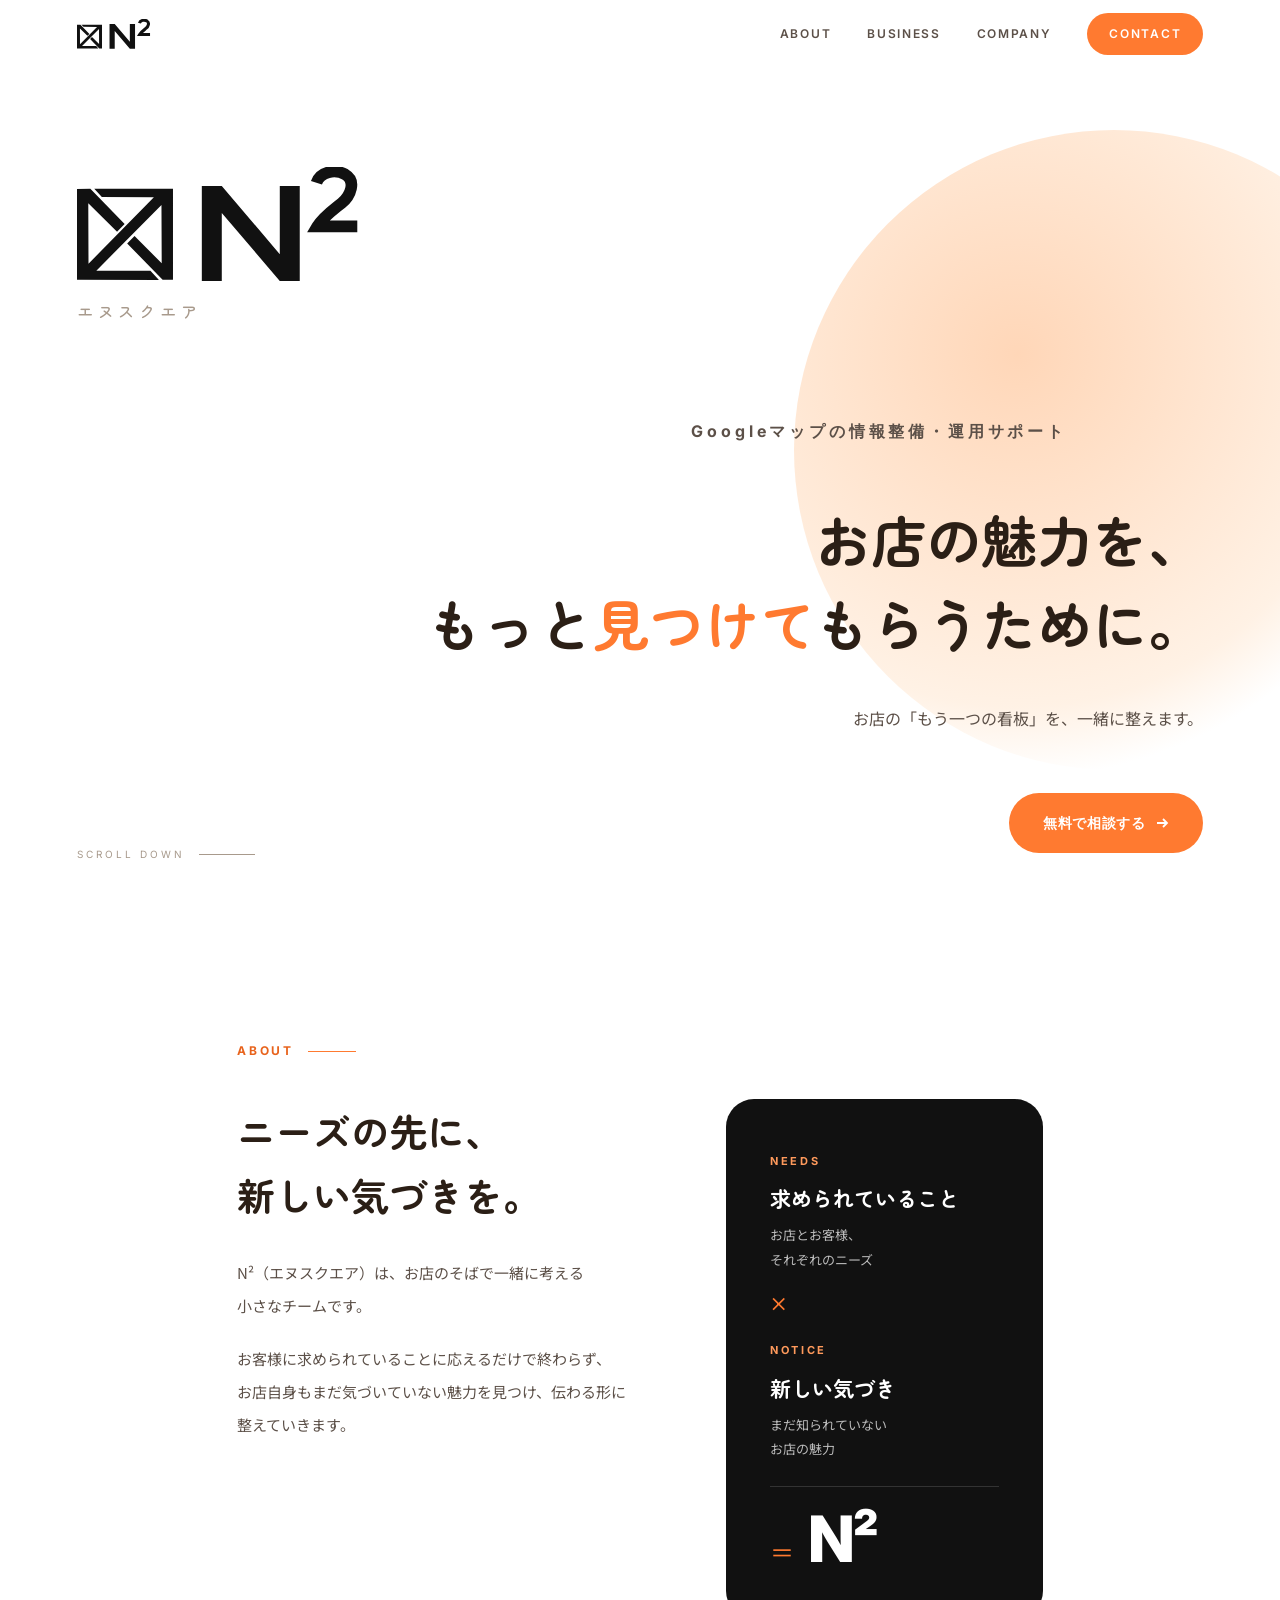
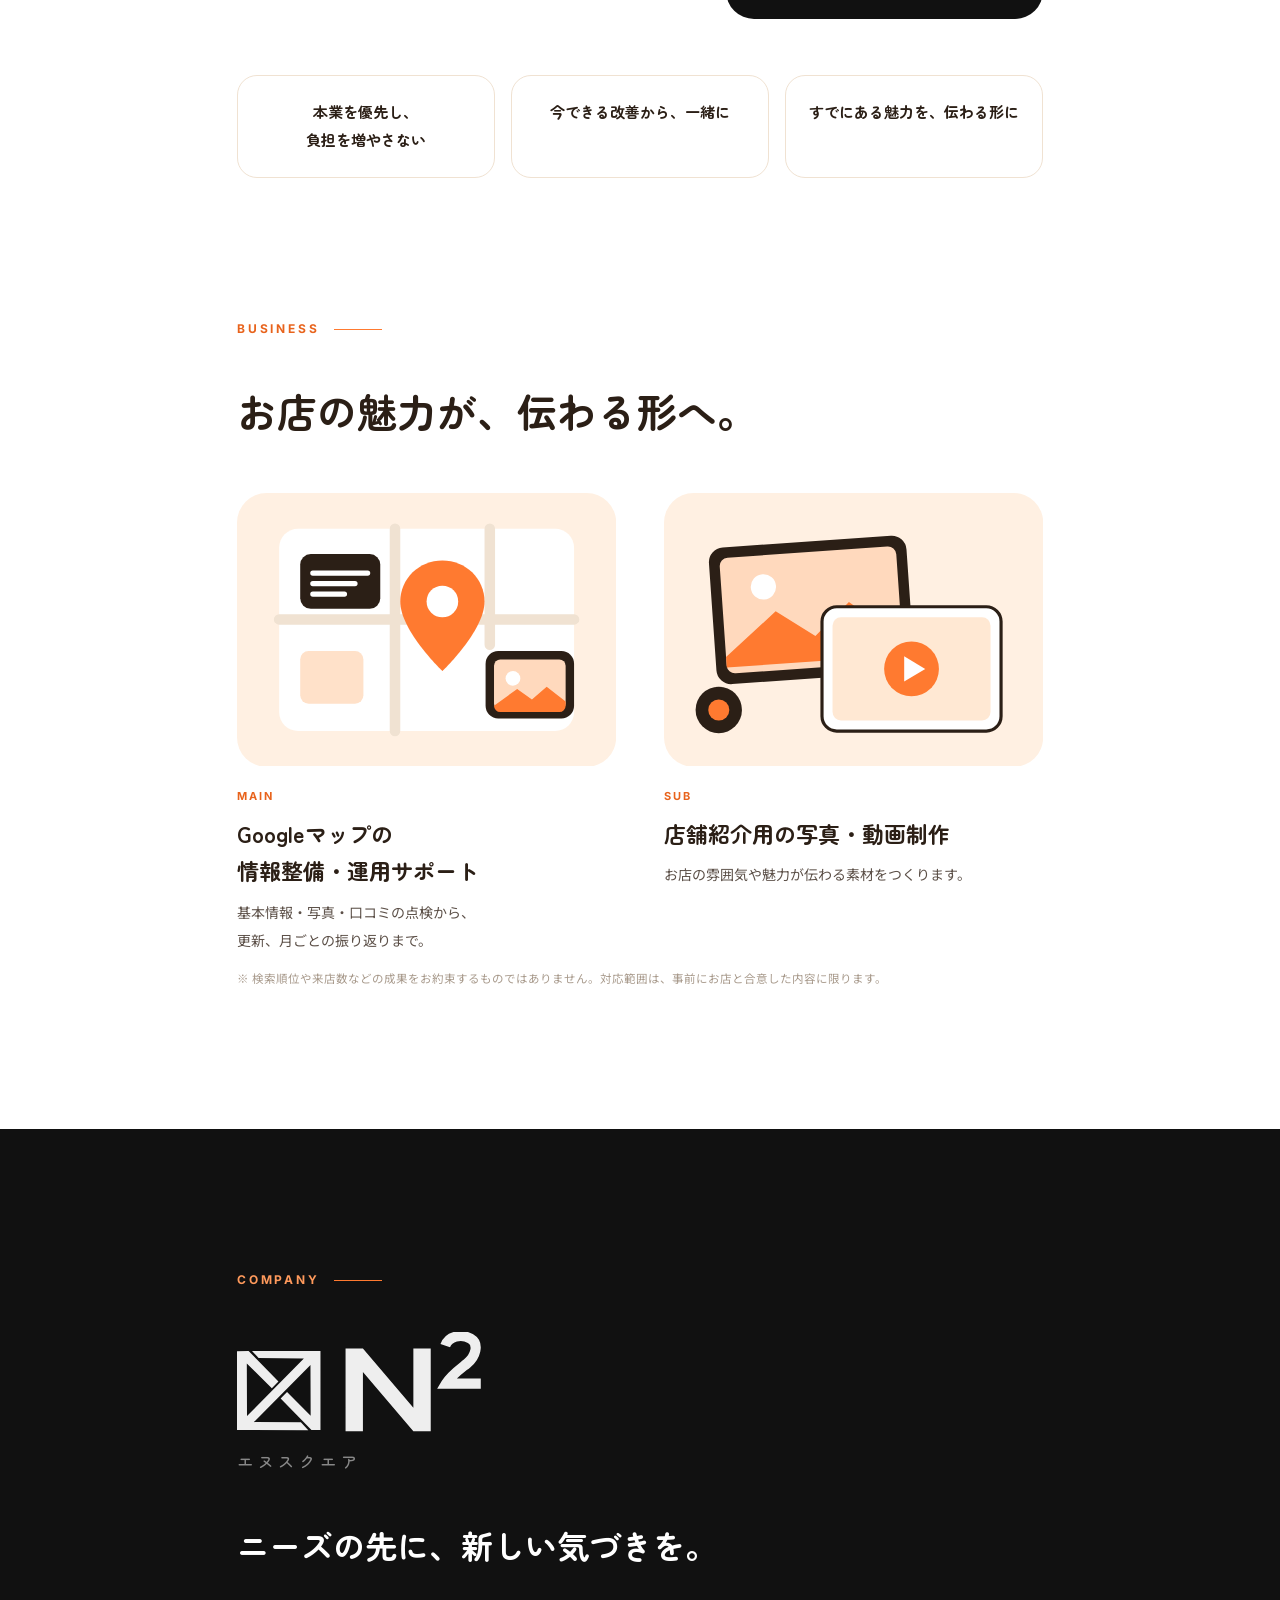
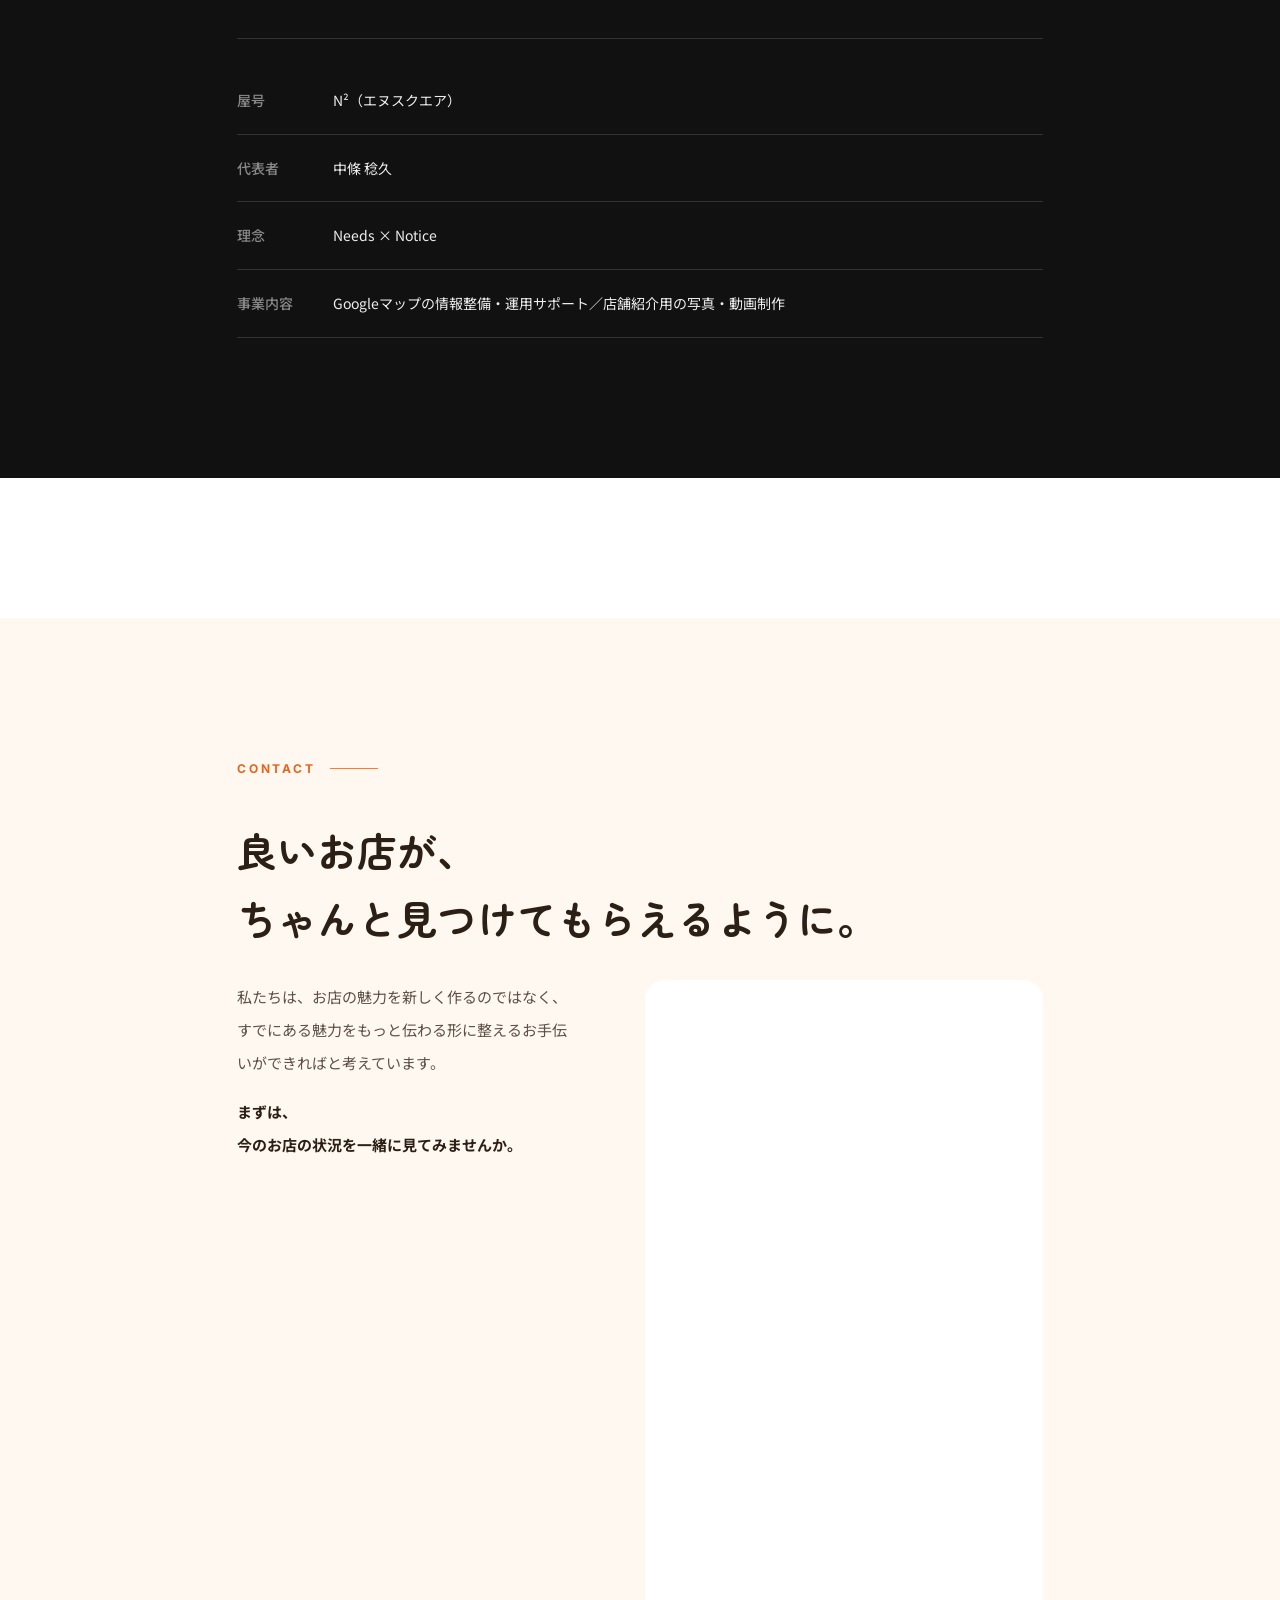
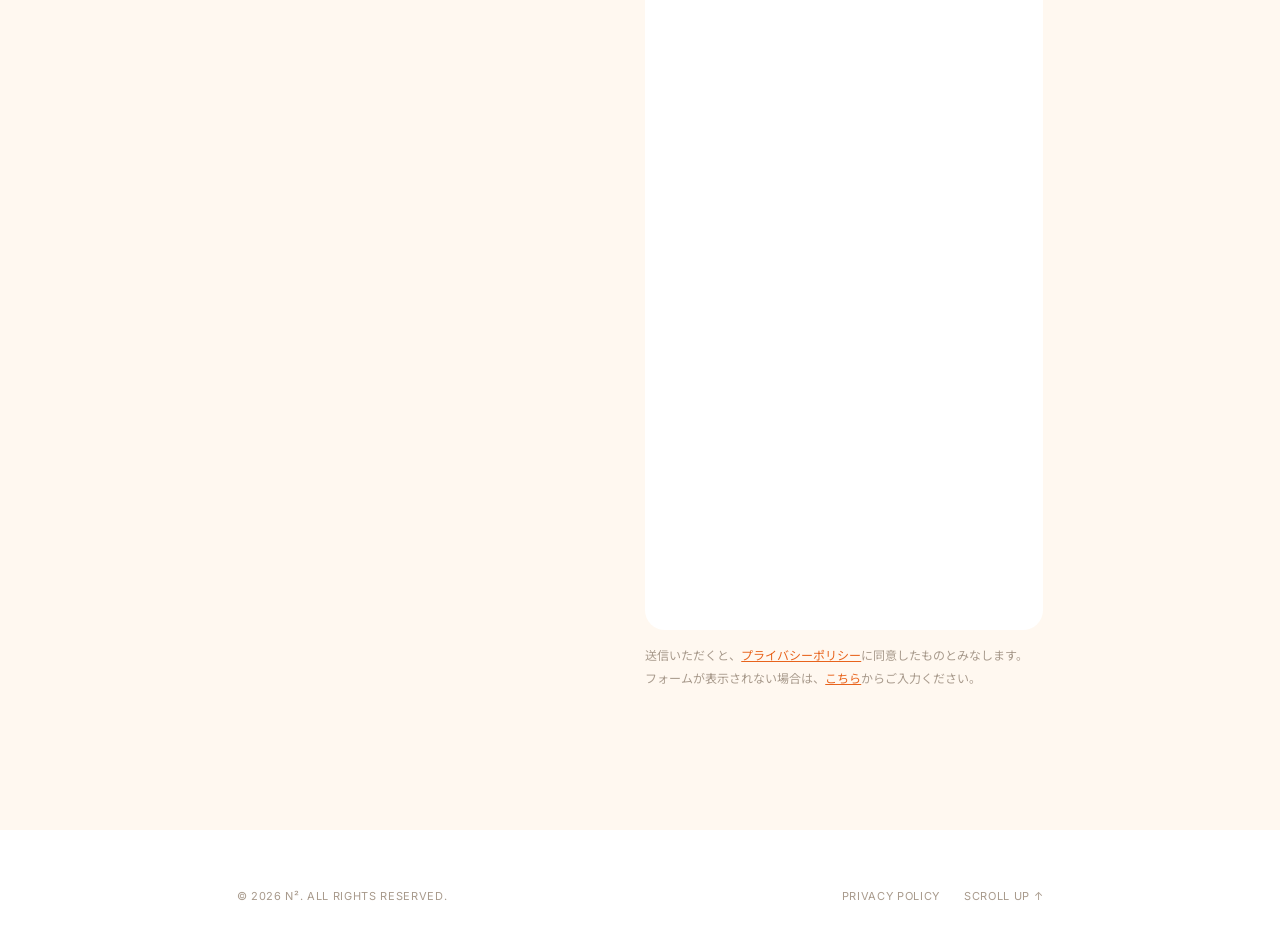
<file: index.html>
<!DOCTYPE html>
<html lang="ja">
<head>
<meta charset="UTF-8"><meta name="viewport" content="width=device-width, initial-scale=1.0">
<title>N²（エヌスクエア）｜Googleマップの情報整備・運用サポート</title>
<meta name="description" content="お店の「もう一つの看板」Googleマップの情報整備・運用サポート。N²（エヌスクエア）は、お店のそばで一緒に考える小さなチームです。">
<link rel="preconnect" href="https://fonts.googleapis.com"><link href="https://fonts.googleapis.com/css2?family=Zen+Maru+Gothic:wght@500;700&family=Inter:wght@300;400;600;700;800&family=Noto+Sans+JP:wght@400;500;700&display=swap" rel="stylesheet">
<link rel="icon" href="logo.svg" type="image/svg+xml">
<link rel="stylesheet" href="style.css">
</head>
<body id="top">
<header class="header">
  <a href="#top" class="logo"><img src="logo-full.svg" alt="N²" class="logo-full"></a>
  <button class="burger" aria-label="メニュー" aria-expanded="false"><span></span><span></span></button>
  <nav class="nav">
    <a href="#about">ABOUT</a>
    <a href="#business">BUSINESS</a>
    <a href="#company">COMPANY</a>
    <a href="#contact" class="nav-contact">CONTACT</a>
  </nav>
</header>
<main>
<section class="hero"><div class="wrap">
  <div class="brand"><img src="logo-full.svg" alt="N²（エヌスクエア）" class="brand-full"><small>エヌスクエア</small></div>
  <div class="hero-copy">
    <p class="hero-sub">Googleマップの情報整備・運用サポート</p>
    <h1><span class="l"><span class="nb">お店の魅力を、</span></span><span class="l"><span class="nb">もっと<em>見つけて</em></span><span class="nb">もらうために。</span></span></h1>
    <p class="hero-p"><span class="nb">お店の「もう一つの看板」を、</span><span class="nb">一緒に整えます。</span></p>
    <a href="#contact" class="btn btn-main">無料で相談する <svg width="14" height="14" viewBox="0 0 14 14" fill="none" stroke="currentColor" stroke-width="1.8"><path d="M2 7h10M8 3l4 4-4 4"/></svg></a>
  </div>
</div><span class="scroll">SCROLL DOWN</span></section>

<section id="about"><div class="wrap">
  <div class="label rv">ABOUT</div>
  <div class="split">
    <div class="rv">
      <h2 class="h2"><span class="nb">ニーズの先に、</span><span class="nb">新しい気づきを。</span></h2>
      <p class="lead"><span class="nb">N²（エヌスクエア）は、</span><span class="nb">お店のそばで一緒に考える</span><span class="nb">小さなチームです。</span></p>
      <p class="lead" style="margin-top:20px"><span class="nb">お客様に求められていることに</span><span class="nb">応えるだけで終わらず、</span><span class="nb">お店自身もまだ気づいていない魅力を</span><span class="nb">見つけ、</span><span class="nb">伝わる形に</span><span class="nb">整えていきます。</span></p>
    </div>
    <div class="rv nn">
      <div class="nn-row"><small>NEEDS</small><b>求められていること</b><p>お店とお客様、<br>それぞれのニーズ</p></div>
      <div class="nn-x">×</div>
      <div class="nn-row"><small>NOTICE</small><b>新しい気づき</b><p>まだ知られていない<br>お店の魅力</p></div>
      <div class="nn-eq"><span>＝</span><em>N²</em></div>
    </div>
  </div>
  <ul class="vals rv">
    <li><span class="nb">本業を優先し、</span><span class="nb">負担を増やさない</span></li>
    <li><span class="nb">今できる改善から、</span><span class="nb">一緒に</span></li>
    <li><span class="nb">すでにある魅力を、</span><span class="nb">伝わる形に</span></li>
  </ul>
</div></section>

<section id="business"><div class="wrap">
  <div class="label rv">BUSINESS</div>
  <h2 class="h2 rv"><span class="nb">お店の魅力が、</span><span class="nb">伝わる形へ。</span></h2>
  <div class="biz2">
    <article class="rv"><svg viewBox="0 0 360 260" class="ill" role="img" aria-label="Googleマップの情報整備">
<rect width="360" height="260" rx="28" fill="#fff0e2"/>
<rect x="40" y="34" width="280" height="192" rx="18" fill="#fff"/>
<g stroke="#f0e2d2" stroke-width="10" fill="none" stroke-linecap="round"><path d="M40 120h280M150 34v192M240 34v110"/></g>
<rect x="60" y="150" width="60" height="50" rx="8" fill="#ffe1c9"/><rect x="260" y="160" width="40" height="46" rx="8" fill="#ffe1c9"/>
<path d="M195 64c-22 0-40 17-40 39 0 28 40 66 40 66s40-38 40-66c0-22-18-39-40-39z" fill="#ff7a30"/><circle cx="195" cy="103" r="15" fill="#fff"/>
<g transform="translate(236 150)"><rect width="84" height="64" rx="12" fill="#2b1f16"/><rect x="8" y="8" width="68" height="48" rx="6" fill="#ffd9bd"/><circle cx="26" cy="26" r="7" fill="#fff"/><path d="M8 52l22-16 14 10 14-12 18 14v4a6 6 0 01-6 6H14a6 6 0 01-6-6z" fill="#ff7a30"/></g>
<g transform="translate(60 58)"><rect width="76" height="52" rx="10" fill="#2b1f16"/><path d="M12 18h52M12 28h40M12 38h30" stroke="#fff" stroke-width="5" stroke-linecap="round"/></g>
</svg>
      <span class="tag2">MAIN</span><h3><span class="nb">Googleマップの</span><span class="nb">情報整備・運用サポート</span></h3>
      <p><span class="nb">基本情報・写真・口コミの点検から、</span><span class="nb">更新、月ごとの振り返りまで。</span></p></article>
    <article class="rv"><svg viewBox="0 0 360 260" class="ill" role="img" aria-label="店舗紹介用の写真・動画">
<rect width="360" height="260" rx="28" fill="#fff0e2"/>
<rect x="46" y="46" width="188" height="130" rx="14" fill="#2b1f16" transform="rotate(-4 140 111)"/>
<rect x="56" y="56" width="168" height="110" rx="8" fill="#ffd9bd" transform="rotate(-4 140 111)"/>
<path d="M56 150l50-40 36 26 34-30 48 40v14H56z" fill="#ff7a30" transform="rotate(-4 140 111)"/>
<circle cx="96" cy="86" r="12" fill="#fff" transform="rotate(-4 140 111)"/>
<rect x="150" y="108" width="170" height="118" rx="14" fill="#fff" stroke="#2b1f16" stroke-width="3"/>
<rect x="160" y="118" width="150" height="98" rx="8" fill="#ffe8d3"/>
<circle cx="235" cy="167" r="26" fill="#ff7a30"/><path d="M228 155l20 12-20 12z" fill="#fff"/>
<circle cx="52" cy="206" r="22" fill="#2b1f16"/><circle cx="52" cy="206" r="10" fill="#ff7a30"/>
</svg>
      <span class="tag2">SUB</span><h3><span class="nb">店舗紹介用の</span><span class="nb">写真・動画制作</span></h3>
      <p><span class="nb">お店の雰囲気や魅力が</span><span class="nb">伝わる素材をつくります。</span></p></article>
  </div>
  <p class="src rv">※ 検索順位や来店数などの成果をお約束するものではありません。対応範囲は、事前にお店と合意した内容に限ります。</p>
</div></section>

<section id="company" class="co"><div class="wrap">
  <div class="label rv">COMPANY</div>
  <div class="co-top rv"><div><img src="logo-full.svg" alt="N²" class="co-full"><small>エヌスクエア</small></div></div>
  <p class="co-copy rv"><span class="nb">ニーズの先に、</span><span class="nb">新しい気づきを。</span></p>
  <div class="co-grid rv"><dl>
      <div><dt>屋号</dt><dd>N²（エヌスクエア）</dd></div>
      <div><dt>代表者</dt><dd>中條 稔久</dd></div>
      <div><dt>理念</dt><dd>Needs × Notice</dd></div>
      <div><dt>事業内容</dt><dd><span class="nb">Googleマップの情報整備・運用サポート／</span><span class="nb">店舗紹介用の写真・動画制作</span></dd></div>
    </dl></div>
</div></section>

<section id="contact" class="contact"><div class="wrap">
  <div class="label rv">CONTACT</div>
  <h2 class="h2 rv"><span class="nb">良いお店が、</span><span class="nb">ちゃんと見つけてもらえるように。</span></h2>
  <div class="contact-grid">
    <div class="rv">
      <p class="lead">私たちは、お店の魅力を新しく作るのではなく、すでにある魅力をもっと伝わる形に整えるお手伝いができればと考えています。</p>
      <p class="lead" style="margin-top:16px;font-weight:700;color:var(--ink)">まずは、今のお店の状況を一緒に見てみませんか。</p>
    </div>
    <div class="gform rv">
      <a class="gform-open" href="https://docs.google.com/forms/d/e/1FAIpQLScyV5Wi-Rsf-_AWW0HZuoRVBFA8NGmqoDZjpRpfI9PmKEPECg/viewform" target="_blank" rel="noopener">フォームを大きな画面で開く <svg width="14" height="14" viewBox="0 0 14 14" fill="none" stroke="currentColor" stroke-width="1.8"><path d="M2 7h10M8 3l4 4-4 4"/></svg></a>
      <iframe src="https://docs.google.com/forms/d/e/1FAIpQLScyV5Wi-Rsf-_AWW0HZuoRVBFA8NGmqoDZjpRpfI9PmKEPECg/viewform?embedded=true" title="お問い合わせフォーム" loading="lazy" frameborder="0" marginheight="0" marginwidth="0">読み込んでいます…</iframe>
      <p class="gform-note">送信いただくと、<a href="privacy.html" target="_blank" rel="noopener">プライバシーポリシー</a>に同意したものとみなします。<br>フォームが表示されない場合は、<a href="https://docs.google.com/forms/d/e/1FAIpQLScyV5Wi-Rsf-_AWW0HZuoRVBFA8NGmqoDZjpRpfI9PmKEPECg/viewform" target="_blank" rel="noopener">こちら</a>からご入力ください。</p>
    </div>
  </div>
</div></section>
</main>
<footer class="footer"><div class="wrap">
  <span>© 2026 N². ALL RIGHTS RESERVED.</span>
  <nav><a href="privacy.html">PRIVACY POLICY</a><a href="#top">SCROLL UP ↑</a></nav>
</div></footer>
<script src="script.js"></script>
</body>
</html>
</file>
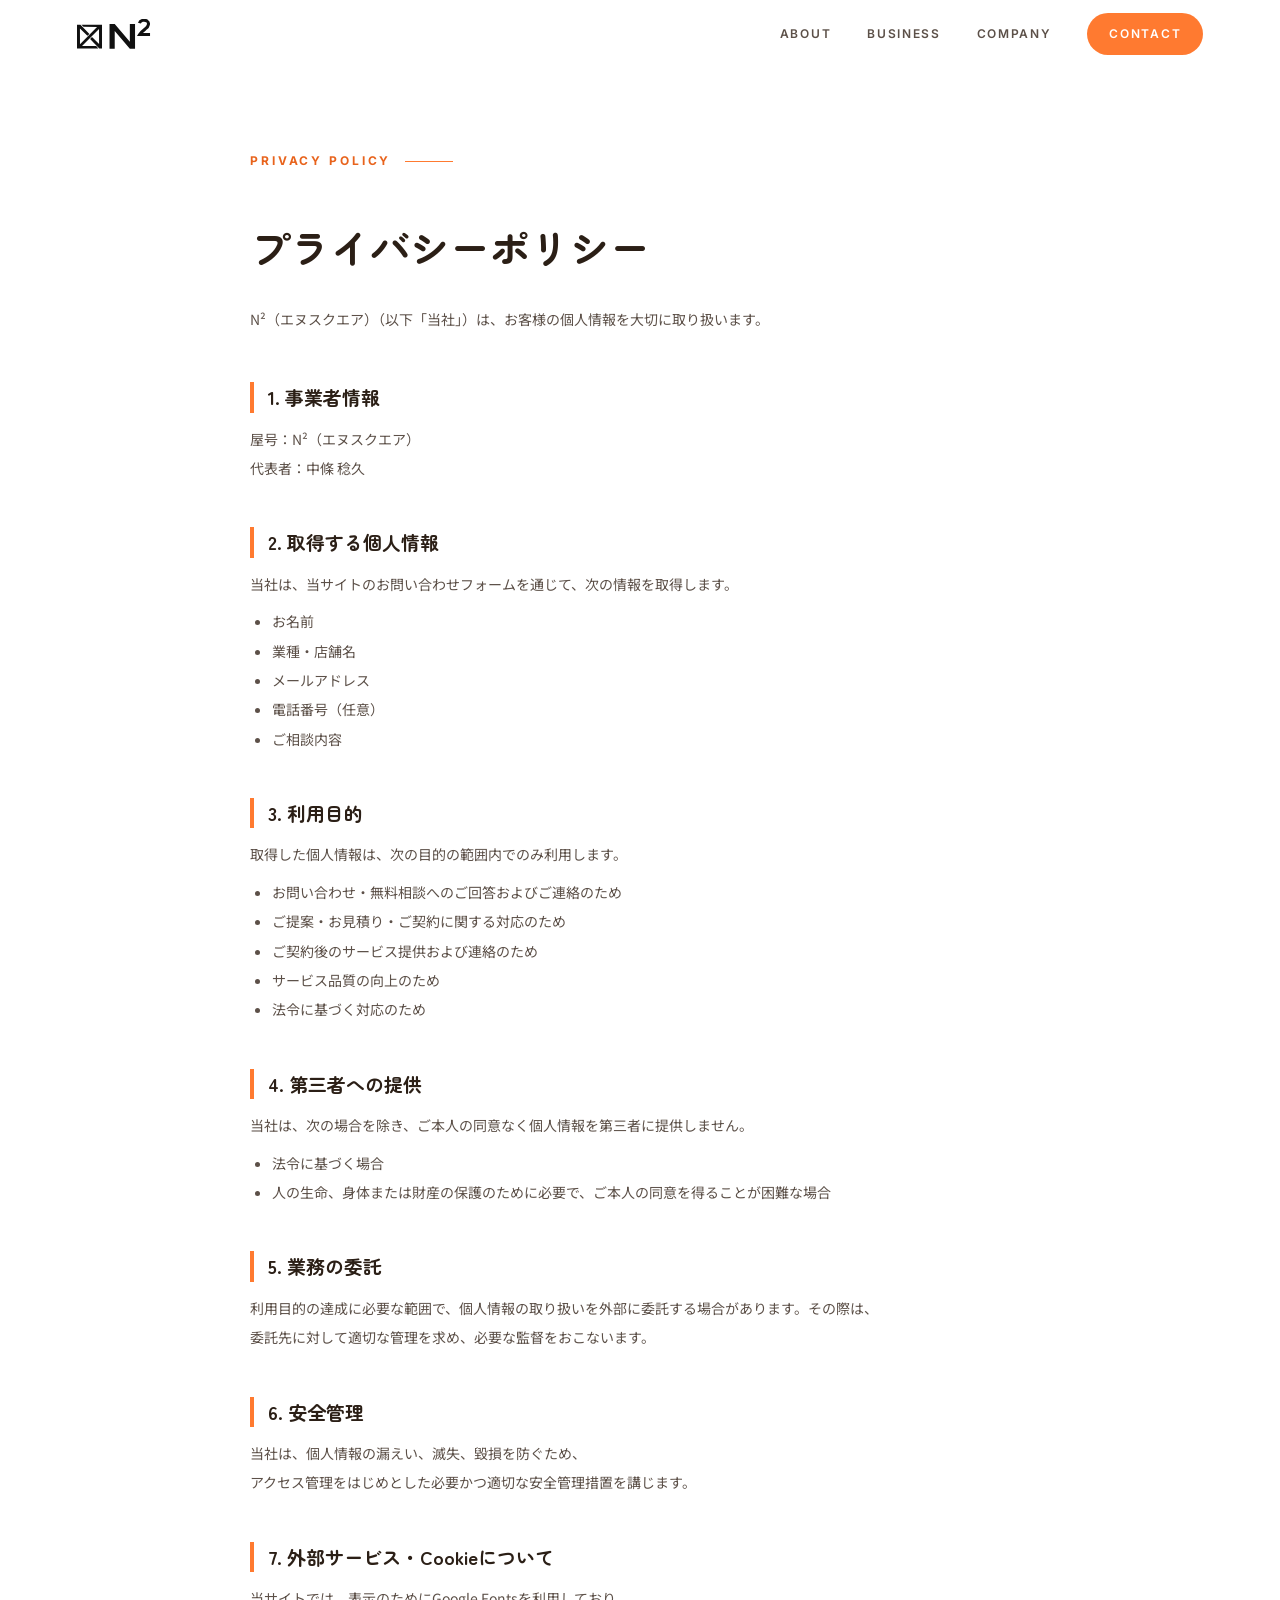
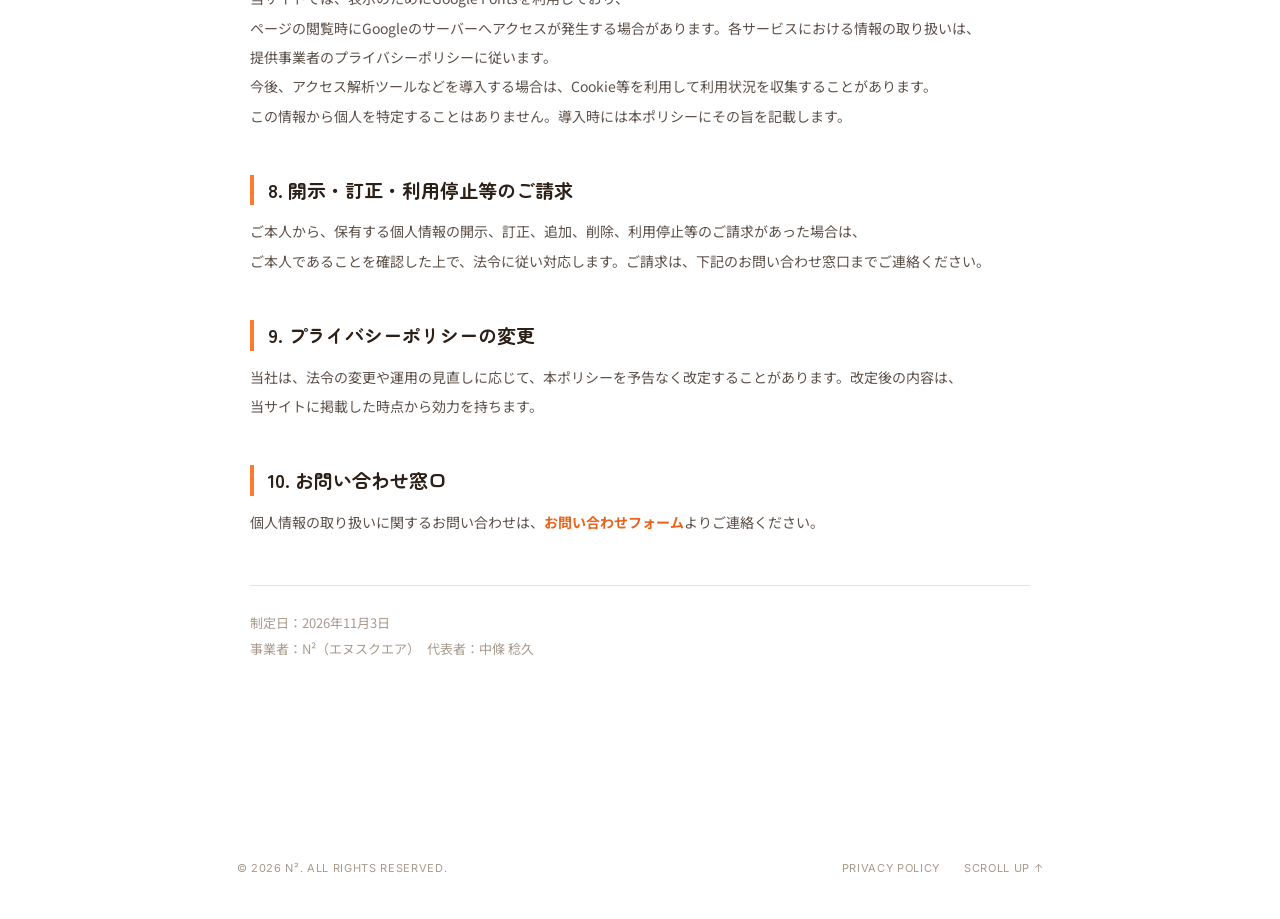
<file: privacy.html>
<!DOCTYPE html>
<html lang="ja">
<head>
<meta charset="UTF-8"><meta name="viewport" content="width=device-width, initial-scale=1.0">
<title>プライバシーポリシー｜N²（エヌスクエア）</title>
<meta name="robots" content="index,follow">
<link rel="preconnect" href="https://fonts.googleapis.com"><link href="https://fonts.googleapis.com/css2?family=Zen+Maru+Gothic:wght@500;700&family=Inter:wght@300;400;600;700;800&family=Noto+Sans+JP:wght@400;500;700&display=swap" rel="stylesheet">
<link rel="stylesheet" href="style.css">
<style>
.policy{padding:150px 0 var(--gap);max-width:780px;margin:0 auto}
.policy h1{font-family:var(--display);font-size:clamp(28px,4vw,40px);margin-bottom:20px}
.policy .intro{font-size:14px;color:var(--body);margin-bottom:48px}
.policy h2{font-family:var(--display);font-size:19px;margin:44px 0 12px;padding-left:14px;border-left:4px solid var(--accent);line-height:1.6}
.policy p,.policy li{font-size:14px;color:var(--body);line-height:2.1}
.policy ul{margin:8px 0 0 1.4em}
.policy .pl{color:var(--accent-deep);font-weight:700}
.policy-meta{margin-top:48px;padding-top:24px;border-top:1px solid var(--line);font-size:13px;color:var(--mid);line-height:2}
</style>
</head>
<body id="top">
<header class="header">
  <a href="index.html" class="logo"><img src="logo-full.svg" alt="N²" class="logo-full"></a>
  <button class="burger" aria-label="メニュー" aria-expanded="false"><span></span><span></span></button>
  <nav class="nav">
    <a href="index.html#about">ABOUT</a>
    <a href="index.html#business">BUSINESS</a>
    <a href="index.html#company">COMPANY</a>
    <a href="index.html#contact" class="nav-contact">CONTACT</a>
  </nav>
</header>
<main><div class="wrap"><div class="policy">
<div class="label">PRIVACY POLICY</div>
<h1>プライバシーポリシー</h1>
<p class="intro">N²（エヌスクエア）（以下「当社」）は、お客様の個人情報を大切に取り扱います。</p>

      <h2 style="margin-top:0">1. 事業者情報</h2>
      <p>屋号：N²（エヌスクエア）<br>代表者：中條 稔久</p>

      <h2>2. 取得する個人情報</h2>
      <p>当社は、当サイトのお問い合わせフォームを通じて、次の情報を取得します。</p>
      <ul>
        <li>お名前</li>
        <li>業種・店舗名</li>
        <li>メールアドレス</li>
        <li>電話番号（任意）</li>
        <li>ご相談内容</li>
      </ul>

      <h2>3. 利用目的</h2>
      <p>取得した個人情報は、次の目的の範囲内でのみ利用します。</p>
      <ul>
        <li>お問い合わせ・無料相談へのご回答およびご連絡のため</li>
        <li>ご提案・お見積り・ご契約に関する対応のため</li>
        <li>ご契約後のサービス提供および連絡のため</li>
        <li>サービス品質の向上のため</li>
        <li>法令に基づく対応のため</li>
      </ul>

      <h2>4. 第三者への提供</h2>
      <p>当社は、次の場合を除き、ご本人の同意なく個人情報を第三者に提供しません。</p>
      <ul>
        <li>法令に基づく場合</li>
        <li>人の生命、身体または財産の保護のために必要で、ご本人の同意を得ることが困難な場合</li>
      </ul>

      <h2>5. 業務の委託</h2>
      <p>利用目的の達成に必要な範囲で、個人情報の取り扱いを外部に委託する場合があります。その際は、委託先に対して適切な管理を求め、必要な監督をおこないます。</p>

      <h2>6. 安全管理</h2>
      <p>当社は、個人情報の漏えい、滅失、毀損を防ぐため、アクセス管理をはじめとした必要かつ適切な安全管理措置を講じます。</p>

      <h2>7. 外部サービス・Cookieについて</h2>
      <p>当サイトでは、表示のためにGoogle Fontsを利用しており、ページの閲覧時にGoogleのサーバーへアクセスが発生する場合があります。各サービスにおける情報の取り扱いは、提供事業者のプライバシーポリシーに従います。</p>
      <p>今後、アクセス解析ツールなどを導入する場合は、Cookie等を利用して利用状況を収集することがあります。この情報から個人を特定することはありません。導入時には本ポリシーにその旨を記載します。</p>

      <h2>8. 開示・訂正・利用停止等のご請求</h2>
      <p>ご本人から、保有する個人情報の開示、訂正、追加、削除、利用停止等のご請求があった場合は、ご本人であることを確認した上で、法令に従い対応します。ご請求は、下記のお問い合わせ窓口までご連絡ください。</p>

      <h2>9. プライバシーポリシーの変更</h2>
      <p>当社は、法令の変更や運用の見直しに応じて、本ポリシーを予告なく改定することがあります。改定後の内容は、当サイトに掲載した時点から効力を持ちます。</p>

      <h2>10. お問い合わせ窓口</h2>
      <p>個人情報の取り扱いに関するお問い合わせは、<a href="index.html#contact" class="pl">お問い合わせフォーム</a>よりご連絡ください。</p>

      <div class="policy-meta">
        制定日：2026年11月3日<br>
        事業者：N²（エヌスクエア）　代表者：中條 稔久
      </div>
    
</div></div></main>
<footer class="footer"><div class="wrap">
  <span>© 2026 N². ALL RIGHTS RESERVED.</span>
  <nav><a href="privacy.html">PRIVACY POLICY</a><a href="#top">SCROLL UP ↑</a></nav>
</div></footer>
<script>
document.documentElement.classList.add('js');
const b=document.querySelector('.burger'),n=document.querySelector('.nav');
b.addEventListener('click',()=>{const o=n.classList.toggle('open');b.setAttribute('aria-expanded',o)});
</script>
</body>
</html>
</file>
<file: style.css>
:root{
  --white:#fff; --cream:#fff8f0; --line:#f0e2d2;
  --ink:#2b1f16; --body:#5c5048; --mid:#a89a8c;
  --accent:#ff7a30; --accent-deep:#e8631c; --accent-soft:#fff0e2;
  --display:'Zen Maru Gothic','Noto Sans JP',sans-serif;
  --ui:'Inter',sans-serif; --text:'Noto Sans JP',sans-serif;
  --pad:clamp(24px,6vw,96px); --max:960px; --gap:clamp(96px,16vw,200px);
}
*,*::before,*::after{box-sizing:border-box;margin:0;padding:0}
html{scroll-behavior:smooth;scroll-padding-top:72px;-webkit-font-smoothing:antialiased}
body{font-family:var(--text);color:var(--ink);background:var(--white);line-height:1.9;overflow-x:hidden}
a{color:inherit;text-decoration:none}
button{font:inherit;border:0;background:none;cursor:pointer}
h1,h2,h3,p,li,dd,dt,summary{word-break:keep-all;overflow-wrap:anywhere;line-break:strict}
.nb{display:inline-block}
:focus-visible{outline:2px solid var(--accent);outline-offset:3px}

/* header */
.header{position:fixed;inset:0 0 auto 0;z-index:50;height:68px;padding:0 var(--pad);display:flex;align-items:center;justify-content:space-between;background:rgba(255,255,255,.9);backdrop-filter:blur(12px)}
.logo{font-family:var(--display);font-weight:700;font-size:18px;letter-spacing:.02em;display:flex;align-items:center;gap:8px}
.logo i{width:8px;height:8px;border-radius:50%;background:var(--accent)}
.nav{display:flex;gap:36px;align-items:center}
.nav a{font-family:var(--ui);font-size:12px;font-weight:600;letter-spacing:.14em;color:var(--body);transition:color .2s}
.nav a:hover{color:var(--accent-deep)}
.nav .nav-contact{color:var(--white);background:var(--accent);padding:10px 22px;border-radius:100px}
.nav .nav-contact:hover{color:var(--white);background:var(--accent-deep)}
.burger{display:none;width:40px;height:40px;position:relative}
.burger span{position:absolute;left:9px;right:9px;height:2px;background:var(--ink);border-radius:2px;transition:.3s}
.burger span:nth-child(1){top:14px}.burger span:nth-child(2){top:24px}
.burger[aria-expanded=true] span:nth-child(1){top:19px;transform:rotate(45deg)}
.burger[aria-expanded=true] span:nth-child(2){top:19px;transform:rotate(-45deg)}

/* layout */
.wrap{max-width:var(--max);margin:0 auto;padding:0 var(--pad)}
section{padding:var(--gap) 0}
.label{font-family:var(--ui);font-size:12px;font-weight:700;letter-spacing:.24em;color:var(--accent-deep);display:flex;align-items:center;gap:14px;margin-bottom:36px}
.label::after{content:'';width:48px;height:1px;background:var(--accent)}
.h2{font-family:var(--display);font-weight:700;font-size:clamp(26px,4vw,40px);line-height:1.7;margin-bottom:28px}
.lead{font-size:15px;color:var(--body);line-height:2.2;max-width:620px}

/* hero */
.hero{min-height:100svh;padding:120px 0 80px;display:flex;align-items:center;position:relative;overflow:hidden}
.hero::before{content:'';position:absolute;right:-12vw;top:50%;width:min(60vw,640px);aspect-ratio:1;transform:translateY(-50%);border-radius:50%;background:radial-gradient(circle at 35% 35%,#ffd2b0,var(--accent-soft) 60%,transparent 72%);opacity:.9}
.hero .wrap{position:relative}
.hero-sub{font-family:var(--ui);font-size:12px;font-weight:700;letter-spacing:.24em;color:var(--accent-deep);margin-bottom:32px}
.hero h1{font-family:var(--display);font-weight:700;font-size:clamp(36px,7vw,84px);line-height:1.5;letter-spacing:-.01em;margin-bottom:36px}
.hero h1 em{font-style:normal;color:var(--accent)}
.hero p{font-size:clamp(14px,1.5vw,16px);color:var(--body);line-height:2.2;max-width:520px;margin-bottom:48px}
.scroll{position:absolute;left:var(--pad);bottom:36px;font-family:var(--ui);font-size:10px;letter-spacing:.3em;color:var(--mid);display:flex;align-items:center;gap:14px}
.scroll::after{content:'';width:56px;height:1px;background:var(--mid)}

.btn{display:inline-flex;align-items:center;gap:10px;font-family:var(--ui);font-size:14px;font-weight:700;letter-spacing:.04em;padding:17px 34px;border-radius:100px;transition:transform .2s,background .2s}
.btn-main{background:var(--accent);color:var(--white)}
.btn-main:hover{background:var(--accent-deep);transform:translateY(-2px)}
.btn-line{background:#06C755;color:var(--white)}
.btn-line:hover{transform:translateY(-2px)}

/* about */
.problems{list-style:none;margin-top:64px;border-top:1px solid var(--line)}
.problems li{padding:22px 0;border-bottom:1px solid var(--line);font-size:15px;font-weight:500;display:flex;gap:18px;align-items:baseline}
.problems li::before{content:'';width:6px;height:6px;border-radius:50%;background:var(--accent);flex-shrink:0;transform:translateY(-3px)}
.about-end{margin-top:56px;font-family:var(--display);font-size:clamp(18px,2.4vw,24px);font-weight:700;line-height:1.9}

/* business */
.biz{border-top:1px solid var(--line)}
.biz-row{display:grid;grid-template-columns:minmax(0,1fr) minmax(0,1.5fr);gap:clamp(24px,6vw,80px);padding:48px 0;border-bottom:1px solid var(--line)}
.biz-row h3{font-family:var(--display);font-size:clamp(20px,2.6vw,26px);font-weight:700;line-height:1.6}
.biz-row h3 small{display:block;font-family:var(--ui);font-size:11px;letter-spacing:.2em;color:var(--accent-deep);margin-bottom:10px}
.biz-row p{font-size:14px;color:var(--body);line-height:2.1}
.biz-sum{margin-top:56px;padding:40px;border-radius:24px;background:var(--cream);font-family:var(--display);font-size:clamp(17px,2.2vw,22px);font-weight:700;line-height:1.9;text-align:center}

/* change */
.compare{display:grid;grid-template-columns:1fr 1fr;gap:20px;margin-top:56px}
.compare div{padding:36px 32px;border-radius:24px;background:var(--cream)}
.compare div:last-child{background:var(--accent);color:var(--white)}
.compare h3{font-family:var(--ui);font-size:12px;font-weight:700;letter-spacing:.24em;margin-bottom:20px;opacity:.7}
.compare ul{list-style:none;font-size:14px;line-height:2.3}
.note{margin-top:20px;font-size:12px;color:var(--mid);line-height:1.9}

/* flow */
.flow{list-style:none;border-top:1px solid var(--line);margin-top:56px}
.flow li{display:grid;grid-template-columns:72px minmax(0,1fr);gap:8px 24px;padding:28px 0;border-bottom:1px solid var(--line)}
.flow b{font-family:var(--ui);font-size:13px;font-weight:700;letter-spacing:.1em;color:var(--accent-deep);padding-top:4px}
.flow h3{font-size:17px;font-weight:700}
.flow p{grid-column:2;font-size:13.5px;color:var(--body);line-height:2}

/* faq */
.faq{margin-top:56px;border-top:1px solid var(--line)}
.faq details{border-bottom:1px solid var(--line)}
.faq summary{list-style:none;cursor:pointer;padding:26px 48px 26px 0;font-size:15px;font-weight:700;line-height:1.8;position:relative}
.faq summary::-webkit-details-marker{display:none}
.faq summary::after{content:'+';position:absolute;right:6px;top:50%;transform:translateY(-50%);font-family:var(--ui);font-size:22px;font-weight:300;color:var(--accent);transition:transform .25s}
.faq details[open] summary::after{transform:translateY(-50%) rotate(45deg)}
.faq details p{padding:0 48px 28px 0;font-size:14px;color:var(--body);line-height:2.1}

/* company */
.company{margin-top:56px;border-top:1px solid var(--line)}
.company div{display:grid;grid-template-columns:160px minmax(0,1fr);padding:22px 0;border-bottom:1px solid var(--line);font-size:14px}
.company dt{font-weight:700}
.company dd{color:var(--body)}
.philo{margin-top:72px;text-align:center}
.philo b{display:block;font-family:var(--ui);font-weight:800;font-size:clamp(34px,6vw,64px);letter-spacing:-.02em;line-height:1.3}
.philo b span{color:var(--accent);font-weight:600}
.philo p{margin-top:16px;font-size:14px;color:var(--body);line-height:2.1}

/* contact */
.contact{background:var(--cream)}
.contact-grid{display:grid;grid-template-columns:minmax(0,1fr) minmax(0,1.2fr);gap:clamp(32px,6vw,80px);margin-top:16px;align-items:start}
.line-box{margin-top:36px;padding:24px;border-radius:20px;background:var(--white);display:flex;gap:20px;align-items:center;flex-wrap:wrap}
.qr{width:96px;height:96px;border:2px dashed var(--accent);border-radius:12px;background:var(--accent-soft);display:grid;place-items:center;font-family:var(--ui);font-size:10px;font-weight:700;color:var(--accent-deep);text-align:center;overflow:hidden}
.qr img{width:100%;height:100%;object-fit:cover}
.line-box p{font-size:12.5px;color:var(--body);line-height:1.9;margin-top:8px}
form{display:grid;gap:18px}
label.f{display:grid;gap:8px;font-family:var(--ui);font-size:11px;font-weight:700;letter-spacing:.1em;color:var(--mid)}
input,select,textarea{width:100%;font:inherit;font-size:14px;color:var(--ink);background:var(--white);border:1.5px solid var(--line);border-radius:12px;padding:14px 16px;outline:none;transition:border-color .2s}
input:focus,select:focus,textarea:focus{border-color:var(--accent)}
textarea{min-height:120px;resize:vertical}
.consent{display:flex;gap:10px;align-items:flex-start;font-size:12.5px;color:var(--body);line-height:1.8}
.consent input{width:16px;height:16px;margin-top:5px;accent-color:var(--accent);flex-shrink:0}
.consent a{color:var(--accent-deep);font-weight:700;text-decoration:underline}
form .btn{justify-content:center;width:100%}
.form-note{font-size:11.5px;color:var(--mid);text-align:center}

/* footer */
.footer{padding:56px 0 40px;font-family:var(--ui);font-size:11px;color:var(--mid)}
.footer .wrap{display:flex;justify-content:space-between;align-items:center;gap:16px;flex-wrap:wrap;letter-spacing:.06em}
.footer a:hover{color:var(--accent-deep)}
.footer nav{display:flex;gap:24px}

/* reveal (JSがあるときだけ) */
.js .rv{opacity:0;transform:translateY(20px);transition:opacity .8s ease,transform .8s ease}
.js .rv.in{opacity:1;transform:none}
@media (prefers-reduced-motion:reduce){html{scroll-behavior:auto}.js .rv{opacity:1;transform:none;transition:none}}

/* mobile */
@media (max-width:820px){
  .burger{display:block}
  .nav{position:fixed;inset:68px 0 auto 0;flex-direction:column;align-items:flex-start;gap:0;background:var(--white);padding:8px var(--pad) 28px;border-bottom:1px solid var(--line);transform:translateY(-130%);transition:transform .35s ease}
  .nav.open{transform:none}
  .nav a{width:100%;padding:16px 0;border-bottom:1px solid var(--line);font-size:13px}
  .nav .nav-contact{margin-top:16px;text-align:center;border:0}
  .biz-row,.compare,.contact-grid{grid-template-columns:1fr}
  .company div{grid-template-columns:1fr;gap:4px}
  .hero::before{right:-30vw;opacity:.7}
}

/* 調整 */
.hero .wrap{max-width:none}
.hero h1{font-size:clamp(34px,6.2vw,76px)}
.hero p{max-width:640px}
.h2-about{font-size:clamp(22px,3.3vw,34px)}
.lead{max-width:720px}
.line-box{flex-wrap:nowrap}
.line-box>div:last-child{min-width:0}
@media (max-width:820px){.line-box{flex-wrap:wrap}}
.hero .wrap{width:100%;margin:0}

/* ===== v2: 資料ベースの内容 ===== */
:root{--gap:clamp(72px,11vw,140px)}
section{padding:var(--gap) 0 0}
.hero{padding-bottom:0}
.contact{padding:var(--gap) 0;margin-top:var(--gap)}
.hero h1 .l{display:block}
.sub-h{font-family:var(--display);font-weight:700;font-size:clamp(18px,2.2vw,22px);line-height:1.8;margin:0 0 14px}
.cards3{display:grid;grid-template-columns:repeat(3,minmax(0,1fr));gap:20px;margin-top:48px}
.card{padding:32px 28px;border-radius:24px;background:var(--cream)}
.card h3{font-family:var(--display);font-size:17px;font-weight:700;line-height:1.7;margin-bottom:14px}
.card p{font-size:13.5px;color:var(--body);line-height:2}
.card .q{background:var(--white);border-radius:14px;padding:16px 18px;font-size:13px;color:var(--body);line-height:1.9}
.values{margin-top:40px;padding:32px;border-radius:24px;background:var(--cream)}
.values h3{font-family:var(--display);font-size:16px;margin-bottom:12px}
.values ul{list-style:none;font-size:14px;line-height:2.2}
.values li::before{content:'';display:inline-block;width:8px;height:8px;border-radius:50%;background:var(--accent);margin-right:12px}
.cap{margin-top:16px;font-size:13px;color:var(--accent-deep);font-weight:700}
.sign{display:grid;grid-template-columns:1fr auto 1fr;gap:20px;align-items:center;margin-top:48px}
.sign>div{padding:32px;border-radius:24px;background:var(--cream)}
.sign h3{font-family:var(--display);font-size:18px;margin-bottom:6px}
.sign p{font-size:13.5px;color:var(--body);line-height:2}
.sign .eq{width:48px;height:48px;border-radius:50%;background:var(--accent);color:#fff;display:grid;place-items:center;font-family:var(--ui);font-size:22px;font-weight:700}
.band{margin-top:20px;padding:26px 32px;border-radius:100px;background:var(--accent);color:#fff;text-align:center;font-family:var(--display);font-weight:700;font-size:clamp(15px,2vw,20px);line-height:1.8}
.quote{margin-top:56px;font-size:13.5px;color:var(--body);line-height:2}
.quote b{color:var(--ink)}
.pillars{display:grid;grid-template-columns:repeat(3,minmax(0,1fr));gap:16px;margin-top:20px}
.pillars div{padding:24px;border-radius:20px;border:1px solid var(--line);text-align:center}
.pillars b{display:block;font-family:var(--display);font-size:18px;margin-bottom:6px;color:var(--accent-deep)}
.pillars span{font-size:12.5px;color:var(--body);line-height:1.9}
.warn{margin-top:20px;padding:22px 26px;border-radius:18px;background:var(--cream);font-size:13px;color:var(--body);line-height:2.1}
.warn b{color:var(--ink)}
.src{margin-top:14px;font-size:11.5px;color:var(--mid);line-height:1.9}
.src a{text-decoration:underline}
.data{display:grid;grid-template-columns:minmax(0,1.5fr) minmax(0,1fr);gap:20px;margin-top:48px}
.bars{padding:32px;border-radius:24px;background:var(--cream)}
.bars h3,.big h3{font-family:var(--display);font-size:15px;line-height:1.8;margin-bottom:22px}
.bar{display:grid;grid-template-columns:120px 1fr 56px;gap:12px;align-items:center;margin-bottom:12px;font-size:13px;font-weight:700}
.bar i{display:block;height:22px;border-radius:6px;background:var(--accent);transform-origin:left;transition:transform 1s ease}
.bar.lt i{background:#ffb58a}
.js .bars:not(.in) .bar i{transform:scaleX(0)}
.bar em{font-style:normal;font-family:var(--ui);text-align:right}
.big{padding:32px;border-radius:24px;background:var(--accent);color:#fff}
.big h3{font-weight:500;font-size:14px}
.big .n{font-family:var(--ui);font-weight:800;font-size:clamp(56px,8vw,88px);line-height:1;letter-spacing:-.03em}
.big .n small{font-size:.4em;font-weight:700}
.big p{margin-top:18px;font-size:13px;line-height:1.9;opacity:.95}
.svc{display:grid;grid-template-columns:minmax(0,1.6fr) minmax(0,1fr);gap:20px;margin-top:48px}
.svc-main{padding:40px;border-radius:28px;background:var(--accent);color:#fff}
.tag{display:inline-block;padding:4px 14px;border-radius:100px;background:#fff;color:var(--accent-deep);font-size:12px;font-weight:700;margin-bottom:18px}
.svc-main h3{font-family:var(--display);font-size:clamp(20px,2.6vw,28px);line-height:1.6;margin-bottom:12px}
.svc-main p{font-size:14px;line-height:2;opacity:.95}
.chips{display:flex;flex-wrap:wrap;gap:10px;margin:24px 0 16px}
.chips span{padding:10px 18px;border-radius:14px;background:rgba(255,255,255,.2);font-size:13px;font-weight:700}
.svc-sub{padding:40px 32px;border-radius:28px;background:var(--cream)}
.svc-sub .tag{background:var(--accent-soft)}
.svc-sub h3{font-family:var(--display);font-size:20px;line-height:1.7;margin-bottom:10px}
.svc-sub p{font-size:13.5px;color:var(--body);line-height:2}
.cycle{list-style:none;display:grid;grid-template-columns:repeat(4,minmax(0,1fr));gap:16px;margin-top:20px}
.cycle li{padding:24px;border-radius:20px;border:1px solid var(--line)}
.cycle b{display:block;font-family:var(--ui);font-size:11px;letter-spacing:.16em;color:var(--accent-deep);margin-bottom:8px}
.cycle h3{font-family:var(--display);font-size:17px;margin-bottom:6px}
.cycle p{font-size:12.5px;color:var(--body);line-height:1.9}
.ex{margin-top:48px;border-top:1px solid var(--line)}
.ex-row{display:grid;grid-template-columns:minmax(0,.9fr) minmax(0,1fr) minmax(0,1.1fr) minmax(0,1.1fr);gap:24px;padding:28px 0;border-bottom:1px solid var(--line);font-size:13px;line-height:2;color:var(--body)}
.ex-row h3{font-family:var(--display);font-size:15px;color:var(--ink);line-height:1.8}
.ex-row small{display:block;font-family:var(--ui);font-size:10px;font-weight:700;letter-spacing:.14em;color:var(--accent-deep)}
.ex-row b{color:var(--ink)}
.mon{margin-top:48px;border-radius:28px;background:var(--accent);color:#fff;padding:clamp(28px,5vw,56px);display:grid;grid-template-columns:minmax(0,1.2fr) minmax(0,1fr);gap:clamp(24px,5vw,56px)}
.mon .price{font-family:var(--ui);font-weight:800;font-size:clamp(64px,10vw,112px);line-height:1;letter-spacing:-.03em}
.mon .price small{font-size:.3em;font-weight:700;margin-left:6px}
.mon dl>div{display:grid;grid-template-columns:72px 1fr;gap:12px;padding:14px 0;border-bottom:1px solid rgba(255,255,255,.3);font-size:14px;line-height:1.9}
.mon dt{font-weight:700;opacity:.8}
.mon ul{list-style:none;font-size:14px;line-height:2.1}
.mon li{padding:8px 0 8px 26px;position:relative}
.mon li::before{content:'✓';position:absolute;left:0;font-weight:800}
.mon li.x::before{content:'!'}
.mon h3{font-family:var(--display);font-size:16px;margin-bottom:10px}
.mon-note{margin-top:16px;font-size:12px;color:var(--mid);line-height:1.9}
.safe{margin-top:20px;padding:28px 32px;border-radius:24px;background:var(--cream);display:flex;gap:20px;align-items:flex-start}
.safe b{display:block;font-family:var(--display);font-size:17px;margin-bottom:6px}
.safe p{font-size:13.5px;color:var(--body);line-height:2}
@media (max-width:820px){
  .cards3,.pillars,.cycle,.data,.svc,.mon{grid-template-columns:1fr}
  .sign{grid-template-columns:1fr}.sign .eq{justify-self:center}
  .ex-row{grid-template-columns:1fr;gap:6px}
  .bar{grid-template-columns:96px 1fr 50px}
  .band{border-radius:24px;padding:22px}
}

/* ===== v3 ===== */
.logo img{width:32px;height:32px;display:block}
.logo i{display:none}
.hero .wrap{display:flex;flex-direction:column;gap:clamp(40px,7vw,88px)}
.brand{display:flex;align-items:center;gap:clamp(16px,3vw,32px)}
.brand-mark{width:clamp(64px,9vw,112px);height:auto;}
.brand-name{font-family:var(--ui);font-weight:800;font-size:clamp(56px,10vw,136px);line-height:1;letter-spacing:-.04em}
.brand-name small{display:block;font-family:var(--display);font-weight:500;font-size:clamp(12px,1.4vw,16px);letter-spacing:.3em;color:var(--mid);margin-top:10px}
.hero-copy{align-self:flex-end;text-align:right;max-width:100%}
.hero-copy h1{font-size:clamp(28px,4.6vw,56px)}
.hero-copy .hero-p{margin-left:auto}
.hero-copy .btn{margin-top:8px}
.hero-sub{margin-bottom:20px}
.pillars span,.quote{word-break:keep-all;line-break:strict}
.pillars span .nb{display:inline-block}
.pillars div{padding:24px 18px}
.co{background:#111;color:#fff;margin-top:var(--gap);padding:var(--gap) 0}
.co .label{color:#ff9a5c}
.co-top{display:flex;align-items:center;gap:24px;margin-top:40px}
.co-mark{width:clamp(56px,8vw,96px);height:auto;}
.co-name{font-family:var(--ui);font-weight:800;font-size:clamp(48px,9vw,112px);line-height:1;letter-spacing:-.04em}
.co-name small{display:block;font-family:var(--display);font-weight:500;font-size:13px;letter-spacing:.3em;color:#888;margin-top:10px}
.co-copy{margin-top:40px;font-family:var(--display);font-weight:700;font-size:clamp(20px,3vw,32px);line-height:1.8}
.co-grid{display:grid;grid-template-columns:minmax(0,1fr) minmax(0,1.2fr);gap:clamp(32px,6vw,80px);margin-top:64px;padding-top:48px;border-top:1px solid #333}
.co-grid small{font-family:var(--ui);font-size:11px;letter-spacing:.2em;color:#888}
.co-grid b{display:block;font-family:var(--ui);font-weight:800;font-size:clamp(32px,4.4vw,52px);line-height:1.3;margin:14px 0 16px;letter-spacing:-.02em}
.co-grid b span{color:#ff7a30;font-weight:600}
.co-grid p{font-size:14px;line-height:2.1;color:#bbb}
.co dl>div{display:grid;grid-template-columns:96px minmax(0,1fr);padding:20px 0;border-bottom:1px solid #333;font-size:14px;line-height:1.9}
.co dl>div:first-child{padding-top:0}
.co dt{color:#888;font-weight:500}
.co dd{color:#eee}
.contact-grid{grid-template-columns:minmax(0,1fr) minmax(0,1.2fr)}
@media (max-width:820px){
  .hero-copy{align-self:flex-start;text-align:left}.hero-copy .hero-p{margin-left:0}
  .co-grid{grid-template-columns:1fr}
  .co dl>div{grid-template-columns:80px minmax(0,1fr)}
}

/* ===== v4 シンプル版 ===== */
.split{display:grid;grid-template-columns:minmax(0,1.1fr) minmax(0,1fr);gap:clamp(32px,6vw,80px);align-items:center;margin-top:8px}
.ill{display:block;width:100%;height:auto}
.vals{list-style:none;display:grid;grid-template-columns:repeat(3,minmax(0,1fr));gap:16px;margin-top:56px}
.vals li{padding:22px 20px;border-radius:20px;border:1px solid var(--line);font-family:var(--display);font-weight:700;font-size:15px;line-height:1.9;text-align:center}
.biz2{display:grid;grid-template-columns:repeat(2,minmax(0,1fr));gap:clamp(24px,4vw,48px);margin-top:48px}
.biz2 h3{font-family:var(--display);font-size:clamp(18px,2.2vw,22px);line-height:1.7;margin:20px 0 8px}
.biz2 p{font-size:14px;color:var(--body);line-height:2}
.tag2{display:inline-block;margin-top:20px;font-family:var(--ui);font-size:11px;font-weight:700;letter-spacing:.2em;color:var(--accent-deep)}
.biz2 article .tag2+h3{margin-top:6px}
@media (max-width:820px){.split,.biz2{grid-template-columns:1fr}.vals{grid-template-columns:1fr}}
.split .h2{font-size:clamp(24px,3.2vw,36px)}.vals li{display:flex;align-items:center;justify-content:center}
.vals li{display:block}.split .h2{font-size:clamp(22px,2.5vw,28px)}
.split{grid-template-columns:minmax(0,1.3fr) minmax(0,1fr)}.split .h2{font-size:clamp(20px,2.2vw,26px)}
.co-mark{filter:invert(1)}

/* ABOUT：私たちについて */
.nn{background:#111;color:#fff;border-radius:28px;padding:clamp(28px,4vw,44px);display:grid;gap:4px}
.nn-row small{font-family:var(--ui);font-size:11px;font-weight:700;letter-spacing:.24em;color:#ff9a5c}
.nn-row b{display:block;font-family:var(--display);font-size:clamp(20px,2.4vw,26px);margin:6px 0 4px}
.nn-row p{font-size:13px;line-height:1.9;color:#bbb}
.nn-x{font-family:var(--ui);font-size:28px;font-weight:300;color:#ff7a30;line-height:1;padding:12px 0}
.nn-eq{margin-top:20px;padding-top:20px;border-top:1px solid #333;display:flex;align-items:baseline;gap:14px}
.nn-eq span{color:#ff7a30;font-size:24px}
.nn-eq em{font-style:normal;font-family:var(--ui);font-weight:800;font-size:clamp(44px,6vw,64px);letter-spacing:-.03em;line-height:1}
.split .h2{font-size:clamp(26px,3.2vw,38px)}
.co-grid{grid-template-columns:1fr}
.nn-row b{font-size:clamp(17px,1.7vw,21px);white-space:nowrap}
.split{align-items:start}
@media (max-width:820px){.split{grid-template-columns:1fr}.split .h2{font-size:clamp(24px,7vw,30px)}.nn-row b{font-size:19px}}

/* ロゴ（マーク＋N²） */
.logo-full{height:30px;width:auto;display:block}
.brand{flex-direction:column;align-items:flex-start;gap:14px}
.brand-full{height:clamp(96px,16vw,200px);width:auto;display:block}
.brand small,.co-top small{font-family:var(--display);font-weight:500;font-size:clamp(12px,1.4vw,16px);letter-spacing:.3em;color:var(--mid)}
.co-top{margin-top:40px}
.co-top>div{display:flex;flex-direction:column;gap:14px}
.co-full{height:clamp(80px,12vw,150px);width:auto;filter:invert(1)}
.co-top small{color:#888}
.logo img.logo-full{width:auto;height:30px}
.brand-full{height:clamp(64px,9vw,120px)}
.co-full{height:clamp(64px,8vw,100px)}
.form-msg{margin-top:14px;font-size:13px;line-height:1.9;min-height:1.9em}
.form-msg.ok{color:#2e7d4f;font-weight:700}
.form-msg.err{color:#c0392b}
.gform iframe{display:block;width:100%;min-height:900px;border:0;border-radius:20px;background:#fff}
.gform-note{margin-top:14px;font-size:12px;color:var(--mid);line-height:1.9}
.gform-note a{text-decoration:underline;color:var(--accent-deep)}
@media (max-width:820px){.gform iframe{min-height:1000px}}
/* フォーム：入力から送信ボタンまで1画面で見られる高さに */
.gform iframe{height:1250px;min-height:0}
.gform-open{display:none}
@media (max-width:820px){
  .gform iframe{height:1650px;min-height:0}
  .gform-open{display:flex;align-items:center;justify-content:center;gap:8px;margin-bottom:14px;padding:16px;border-radius:100px;background:var(--accent);color:#fff;font-weight:700;font-size:14px}
}
</file>
